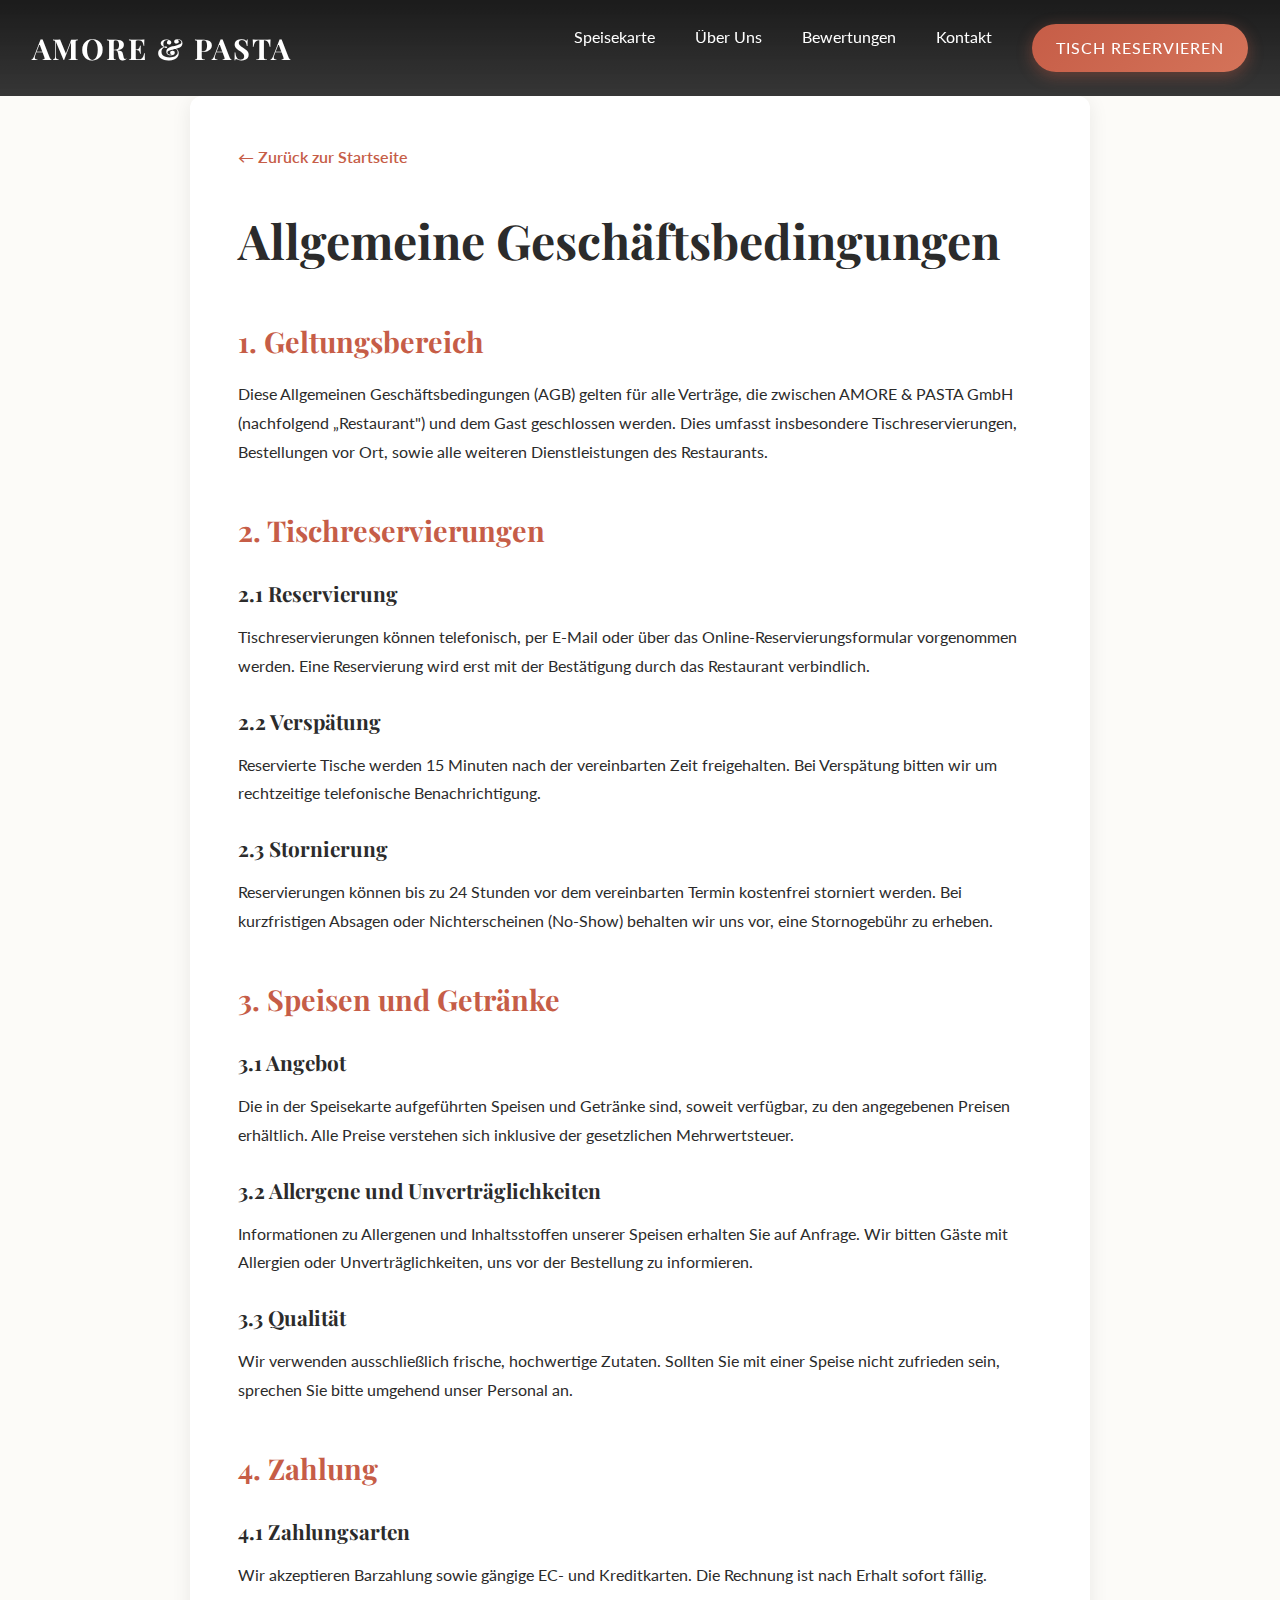
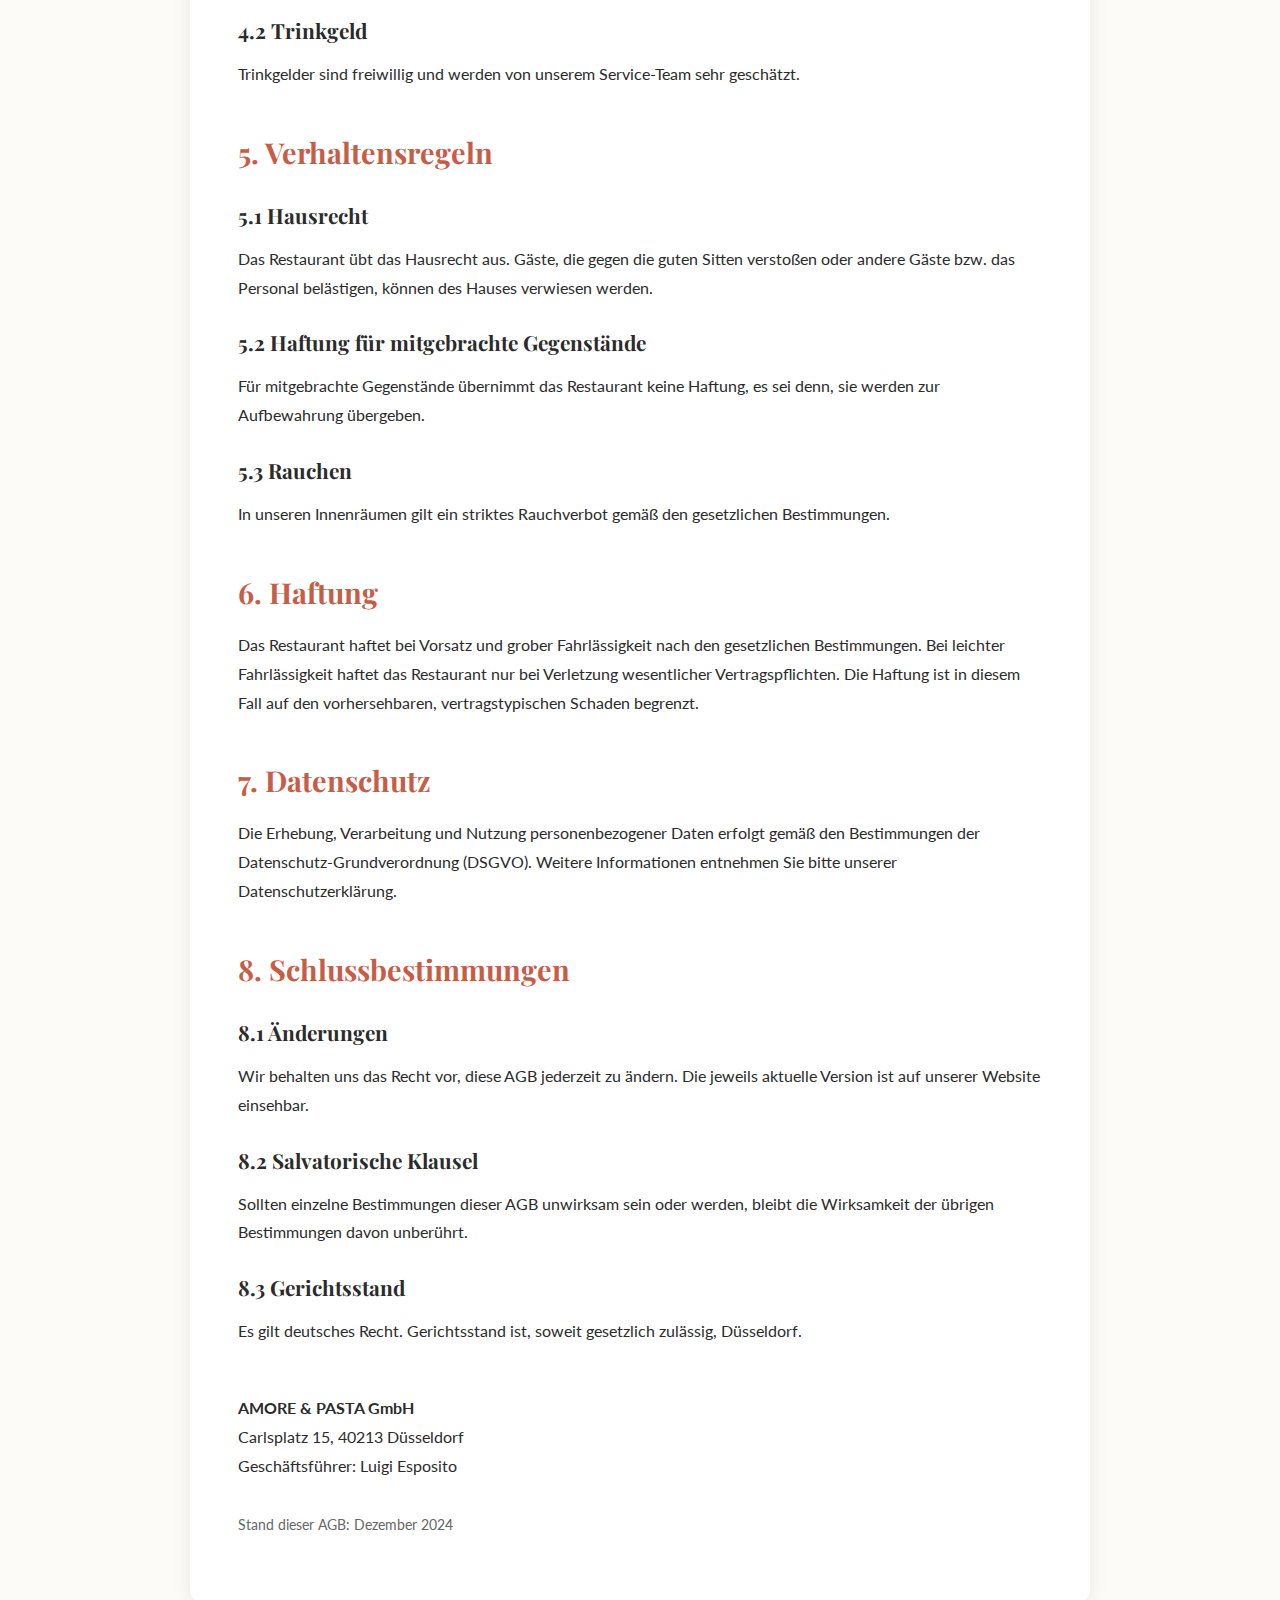
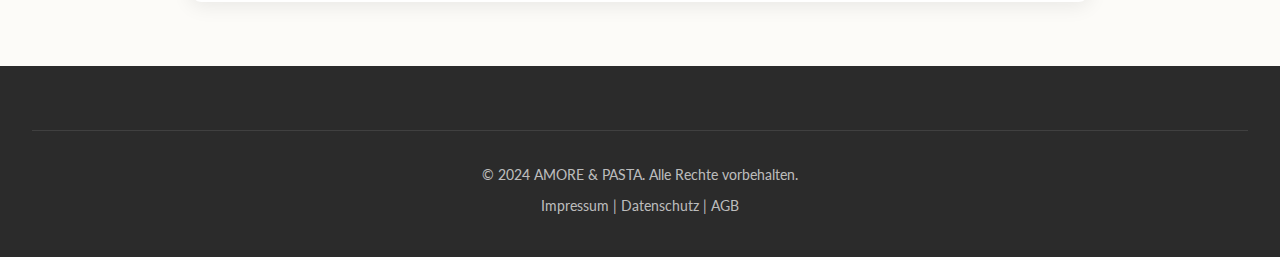
<file: agb.html>
<!DOCTYPE html>
<html lang="de">

<head>
    <meta charset="UTF-8">
    <meta name="viewport" content="width=device-width, initial-scale=1.0">
    <title>AGB - AMORE & PASTA</title>
    <meta name="description"
        content="Allgemeine Geschäftsbedingungen von AMORE & PASTA, Italienische Trattoria in Düsseldorf.">

    <!-- Favicon -->
    <link rel="icon" href="favicon.png">

    <!-- Google Fonts -->
    <link rel="preconnect" href="https://fonts.googleapis.com">
    <link rel="preconnect" href="https://fonts.gstatic.com" crossorigin>
    <link
        href="https://fonts.googleapis.com/css2?family=Playfair+Display:wght@600;700;800&family=Lato:wght@300;400;700&display=swap"
        rel="stylesheet">

    <link rel="stylesheet" href="styles.css">
    <style>
        .legal-page {
            padding: 6rem 0 4rem;
            min-height: 100vh;
        }

        .legal-content {
            max-width: 900px;
            margin: 0 auto;
            background: var(--color-white);
            padding: 3rem;
            border-radius: 12px;
            box-shadow: 0 4px 20px rgba(0, 0, 0, 0.08);
        }

        .legal-content h1 {
            font-family: var(--font-heading);
            font-size: 3rem;
            color: var(--color-text);
            margin-bottom: 2rem;
        }

        .legal-content h2 {
            font-family: var(--font-heading);
            font-size: 1.8rem;
            color: var(--color-accent-terra);
            margin-top: 2.5rem;
            margin-bottom: 1rem;
        }

        .legal-content h3 {
            font-family: var(--font-heading);
            font-size: 1.3rem;
            color: var(--color-text);
            margin-top: 1.5rem;
            margin-bottom: 0.8rem;
        }

        .legal-content p,
        .legal-content ul {
            margin-bottom: 1rem;
            line-height: 1.8;
        }

        .legal-content ul {
            margin-left: 2rem;
        }

        .legal-content li {
            margin-bottom: 0.5rem;
        }

        .back-link {
            display: inline-block;
            margin-bottom: 2rem;
            color: var(--color-accent-terra);
            font-weight: 600;
            transition: var(--transition);
        }

        .back-link:hover {
            color: var(--color-accent-olive);
            transform: translateX(-5px);
        }
    </style>
</head>

<body>
    <!-- Header -->
    <header class="main-header" style="background-color: rgba(43, 43, 43, 0.95);">
        <div class="container">
            <a href="index.html" class="logo">
                <h2>AMORE & PASTA</h2>
            </a>
            <nav class="main-nav">
                <a href="index.html#menu">Speisekarte</a>
                <a href="index.html#chef">Über Uns</a>
                <a href="index.html#reviews">Bewertungen</a>
                <a href="index.html#kontakt">Kontakt</a>
                <a href="index.html#booking" class="booking-cta">Tisch reservieren</a>
            </nav>
        </div>
    </header>

    <section class="legal-page">
        <div class="container">
            <div class="legal-content">
                <a href="index.html" class="back-link">← Zurück zur Startseite</a>

                <h1>Allgemeine Geschäftsbedingungen</h1>

                <h2>1. Geltungsbereich</h2>
                <p>
                    Diese Allgemeinen Geschäftsbedingungen (AGB) gelten für alle Verträge, die zwischen AMORE & PASTA
                    GmbH
                    (nachfolgend „Restaurant") und dem Gast geschlossen werden. Dies umfasst insbesondere
                    Tischreservierungen,
                    Bestellungen vor Ort, sowie alle weiteren Dienstleistungen des Restaurants.
                </p>

                <h2>2. Tischreservierungen</h2>

                <h3>2.1 Reservierung</h3>
                <p>
                    Tischreservierungen können telefonisch, per E-Mail oder über das Online-Reservierungsformular
                    vorgenommen werden.
                    Eine Reservierung wird erst mit der Bestätigung durch das Restaurant verbindlich.
                </p>

                <h3>2.2 Verspätung</h3>
                <p>
                    Reservierte Tische werden 15 Minuten nach der vereinbarten Zeit freigehalten. Bei Verspätung bitten
                    wir um
                    rechtzeitige telefonische Benachrichtigung.
                </p>

                <h3>2.3 Stornierung</h3>
                <p>
                    Reservierungen können bis zu 24 Stunden vor dem vereinbarten Termin kostenfrei storniert werden.
                    Bei kurzfristigen Absagen oder Nichterscheinen (No-Show) behalten wir uns vor, eine Stornogebühr zu
                    erheben.
                </p>

                <h2>3. Speisen und Getränke</h2>

                <h3>3.1 Angebot</h3>
                <p>
                    Die in der Speisekarte aufgeführten Speisen und Getränke sind, soweit verfügbar, zu den angegebenen
                    Preisen erhältlich.
                    Alle Preise verstehen sich inklusive der gesetzlichen Mehrwertsteuer.
                </p>

                <h3>3.2 Allergene und Unverträglichkeiten</h3>
                <p>
                    Informationen zu Allergenen und Inhaltsstoffen unserer Speisen erhalten Sie auf Anfrage. Wir bitten
                    Gäste mit
                    Allergien oder Unverträglichkeiten, uns vor der Bestellung zu informieren.
                </p>

                <h3>3.3 Qualität</h3>
                <p>
                    Wir verwenden ausschließlich frische, hochwertige Zutaten. Sollten Sie mit einer Speise nicht
                    zufrieden sein,
                    sprechen Sie bitte umgehend unser Personal an.
                </p>

                <h2>4. Zahlung</h2>

                <h3>4.1 Zahlungsarten</h3>
                <p>
                    Wir akzeptieren Barzahlung sowie gängige EC- und Kreditkarten. Die Rechnung ist nach Erhalt sofort
                    fällig.
                </p>

                <h3>4.2 Trinkgeld</h3>
                <p>
                    Trinkgelder sind freiwillig und werden von unserem Service-Team sehr geschätzt.
                </p>

                <h2>5. Verhaltensregeln</h2>

                <h3>5.1 Hausrecht</h3>
                <p>
                    Das Restaurant übt das Hausrecht aus. Gäste, die gegen die guten Sitten verstoßen oder andere Gäste
                    bzw.
                    das Personal belästigen, können des Hauses verwiesen werden.
                </p>

                <h3>5.2 Haftung für mitgebrachte Gegenstände</h3>
                <p>
                    Für mitgebrachte Gegenstände übernimmt das Restaurant keine Haftung, es sei denn, sie werden zur
                    Aufbewahrung
                    übergeben.
                </p>

                <h3>5.3 Rauchen</h3>
                <p>
                    In unseren Innenräumen gilt ein striktes Rauchverbot gemäß den gesetzlichen Bestimmungen.
                </p>

                <h2>6. Haftung</h2>
                <p>
                    Das Restaurant haftet bei Vorsatz und grober Fahrlässigkeit nach den gesetzlichen Bestimmungen.
                    Bei leichter Fahrlässigkeit haftet das Restaurant nur bei Verletzung wesentlicher Vertragspflichten.
                    Die Haftung ist in diesem Fall auf den vorhersehbaren, vertragstypischen Schaden begrenzt.
                </p>

                <h2>7. Datenschutz</h2>
                <p>
                    Die Erhebung, Verarbeitung und Nutzung personenbezogener Daten erfolgt gemäß den Bestimmungen der
                    Datenschutz-Grundverordnung (DSGVO). Weitere Informationen entnehmen Sie bitte unserer
                    <a href="datenschutz.html">Datenschutzerklärung</a>.
                </p>

                <h2>8. Schlussbestimmungen</h2>

                <h3>8.1 Änderungen</h3>
                <p>
                    Wir behalten uns das Recht vor, diese AGB jederzeit zu ändern. Die jeweils aktuelle Version ist auf
                    unserer
                    Website einsehbar.
                </p>

                <h3>8.2 Salvatorische Klausel</h3>
                <p>
                    Sollten einzelne Bestimmungen dieser AGB unwirksam sein oder werden, bleibt die Wirksamkeit der
                    übrigen
                    Bestimmungen davon unberührt.
                </p>

                <h3>8.3 Gerichtsstand</h3>
                <p>
                    Es gilt deutsches Recht. Gerichtsstand ist, soweit gesetzlich zulässig, Düsseldorf.
                </p>

                <p style="margin-top: 3rem;">
                    <strong>AMORE & PASTA GmbH</strong><br>
                    Carlsplatz 15, 40213 Düsseldorf<br>
                    Geschäftsführer: Luigi Esposito
                </p>

                <p style="margin-top: 2rem; font-size: 0.9rem; color: #666;">
                    Stand dieser AGB: Dezember 2024
                </p>
            </div>
        </div>
    </section>

    <!-- Footer -->
    <footer id="kontakt" class="main-footer">
        <div class="container">
            <div class="footer-bottom">
                <p>&copy; 2024 AMORE & PASTA. Alle Rechte vorbehalten.</p>
                <p class="legal-links">
                    <a href="impressum.html">Impressum</a> |
                    <a href="datenschutz.html">Datenschutz</a> |
                    <a href="agb.html">AGB</a>
                </p>
            </div>
        </div>
    </footer>

    <script src="script.js"></script>
</body>

</html>
</file>
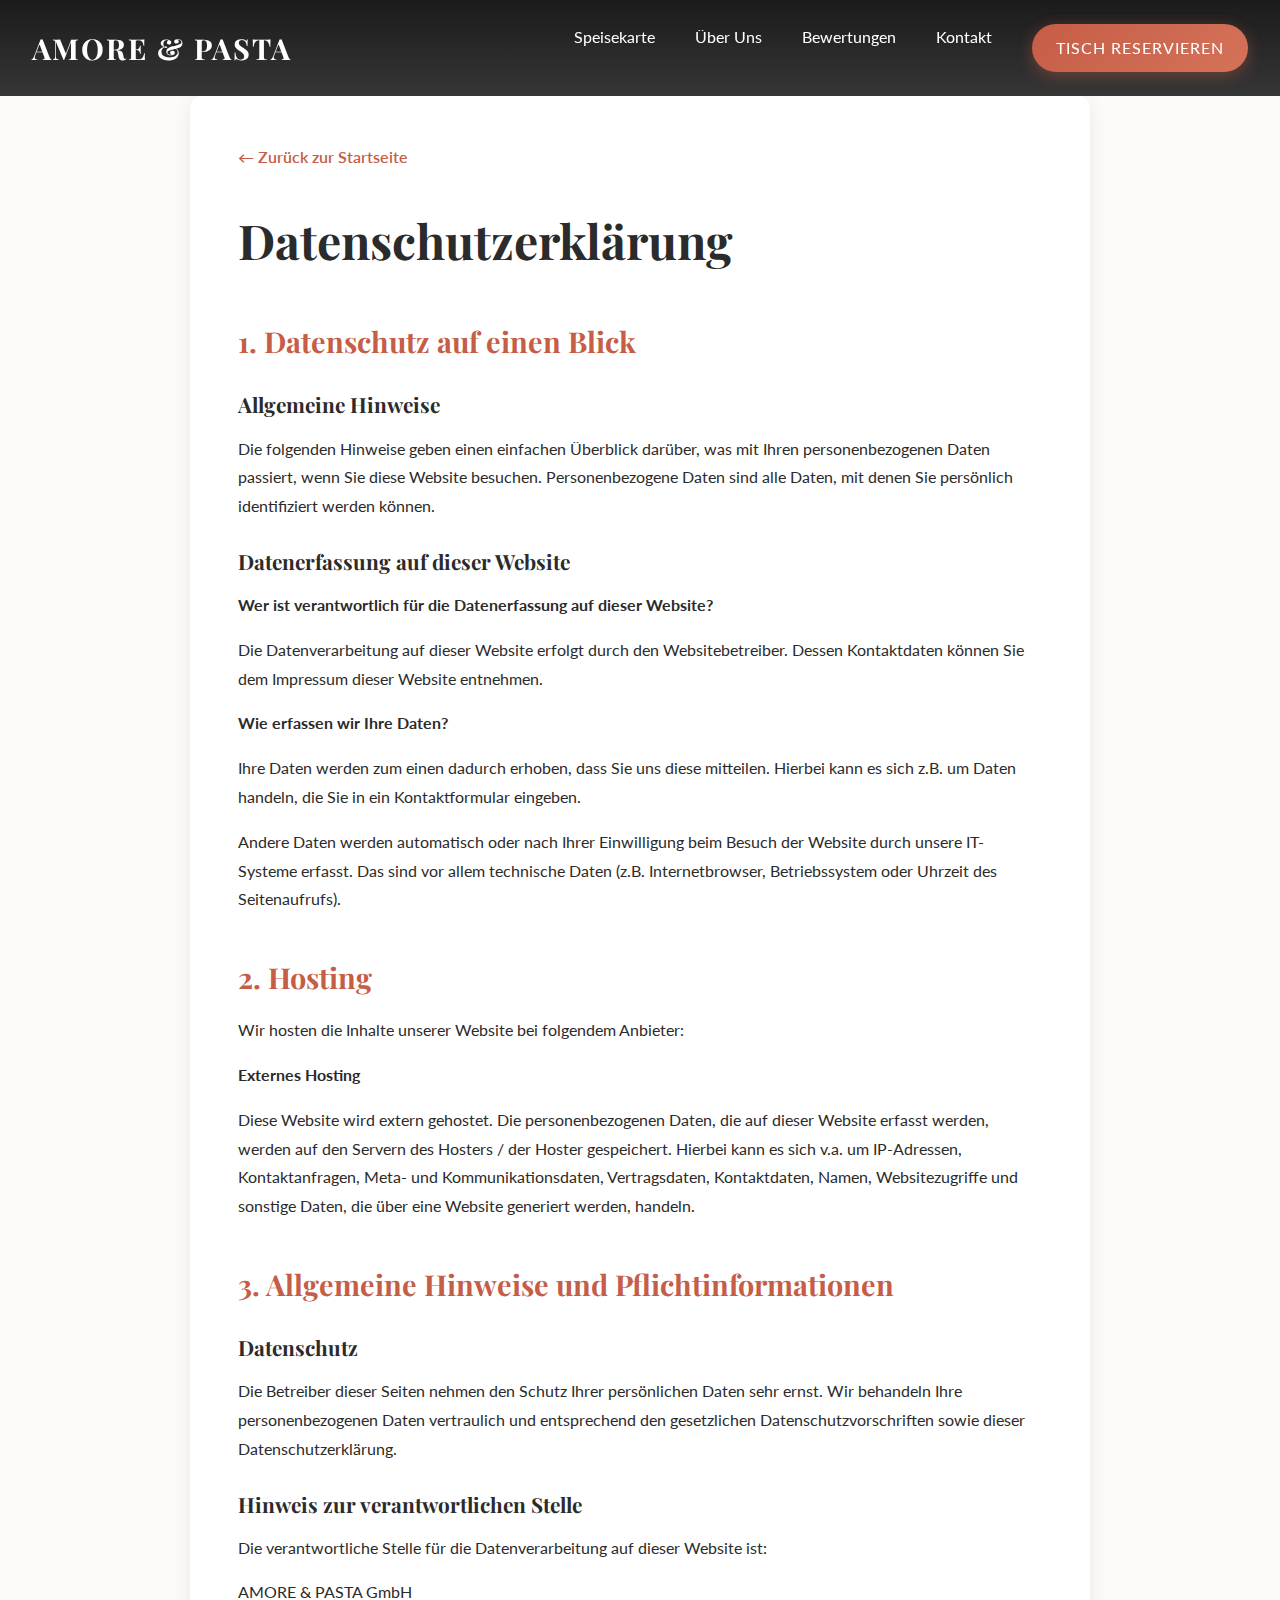
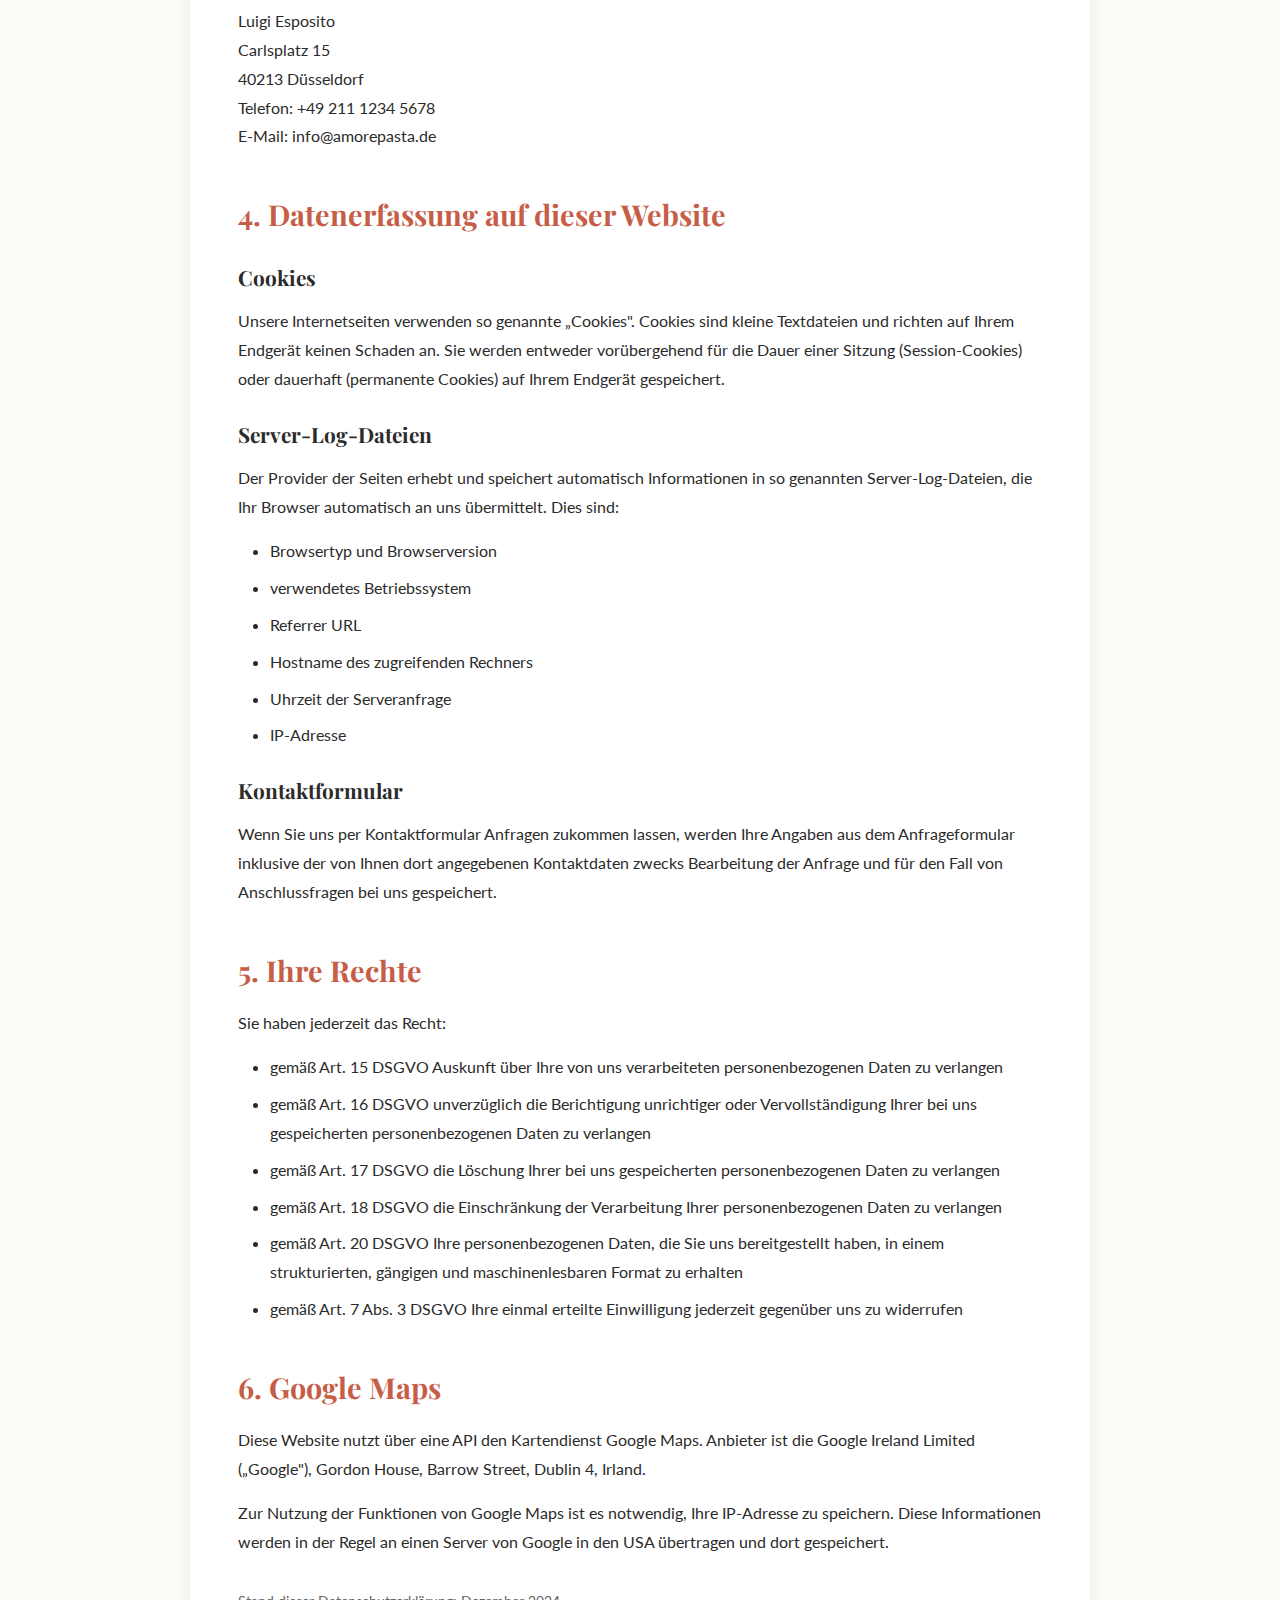
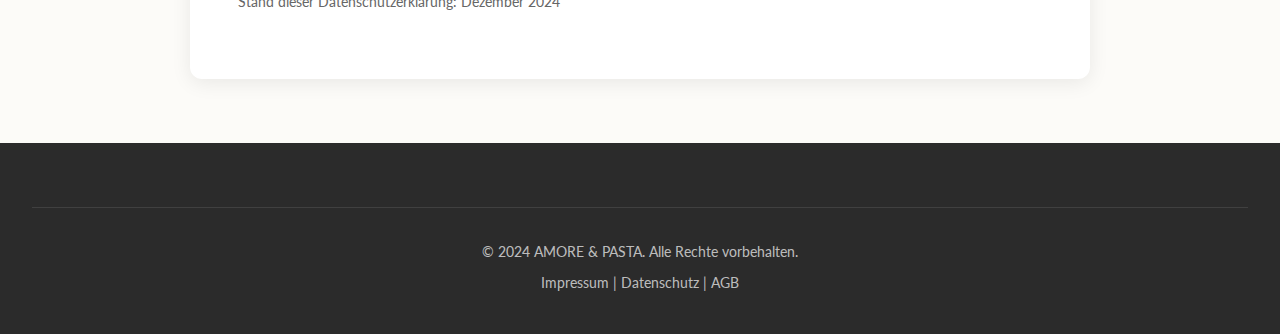
<file: datenschutz.html>
<!DOCTYPE html>
<html lang="de">

<head>
    <meta charset="UTF-8">
    <meta name="viewport" content="width=device-width, initial-scale=1.0">
    <title>Datenschutzerklärung - AMORE & PASTA</title>
    <meta name="description" content="Datenschutzerklärung für AMORE & PASTA, Italienische Trattoria in Düsseldorf.">

    <!-- Favicon -->
    <link rel="icon" href="favicon.png">

    <!-- Google Fonts -->
    <link rel="preconnect" href="https://fonts.googleapis.com">
    <link rel="preconnect" href="https://fonts.gstatic.com" crossorigin>
    <link
        href="https://fonts.googleapis.com/css2?family=Playfair+Display:wght@600;700;800&family=Lato:wght@300;400;700&display=swap"
        rel="stylesheet">

    <link rel="stylesheet" href="styles.css">
    <style>
        .legal-page {
            padding: 6rem 0 4rem;
            min-height: 100vh;
        }

        .legal-content {
            max-width: 900px;
            margin: 0 auto;
            background: var(--color-white);
            padding: 3rem;
            border-radius: 12px;
            box-shadow: 0 4px 20px rgba(0, 0, 0, 0.08);
        }

        .legal-content h1 {
            font-family: var(--font-heading);
            font-size: 3rem;
            color: var(--color-text);
            margin-bottom: 2rem;
        }

        .legal-content h2 {
            font-family: var(--font-heading);
            font-size: 1.8rem;
            color: var(--color-accent-terra);
            margin-top: 2.5rem;
            margin-bottom: 1rem;
        }

        .legal-content h3 {
            font-family: var(--font-heading);
            font-size: 1.3rem;
            color: var(--color-text);
            margin-top: 1.5rem;
            margin-bottom: 0.8rem;
        }

        .legal-content p,
        .legal-content ul {
            margin-bottom: 1rem;
            line-height: 1.8;
        }

        .legal-content ul {
            margin-left: 2rem;
        }

        .legal-content li {
            margin-bottom: 0.5rem;
        }

        .back-link {
            display: inline-block;
            margin-bottom: 2rem;
            color: var(--color-accent-terra);
            font-weight: 600;
            transition: var(--transition);
        }

        .back-link:hover {
            color: var(--color-accent-olive);
            transform: translateX(-5px);
        }
    </style>
</head>

<body>
    <!-- Header -->
    <header class="main-header" style="background-color: rgba(43, 43, 43, 0.95);">
        <div class="container">
            <a href="index.html" class="logo">
                <h2>AMORE & PASTA</h2>
            </a>
            <nav class="main-nav">
                <a href="index.html#menu">Speisekarte</a>
                <a href="index.html#chef">Über Uns</a>
                <a href="index.html#reviews">Bewertungen</a>
                <a href="index.html#kontakt">Kontakt</a>
                <a href="index.html#booking" class="booking-cta">Tisch reservieren</a>
            </nav>
        </div>
    </header>

    <section class="legal-page">
        <div class="container">
            <div class="legal-content">
                <a href="index.html" class="back-link">← Zurück zur Startseite</a>

                <h1>Datenschutzerklärung</h1>

                <h2>1. Datenschutz auf einen Blick</h2>

                <h3>Allgemeine Hinweise</h3>
                <p>
                    Die folgenden Hinweise geben einen einfachen Überblick darüber, was mit Ihren personenbezogenen
                    Daten
                    passiert, wenn Sie diese Website besuchen. Personenbezogene Daten sind alle Daten, mit denen Sie
                    persönlich identifiziert werden können.
                </p>

                <h3>Datenerfassung auf dieser Website</h3>
                <p><strong>Wer ist verantwortlich für die Datenerfassung auf dieser Website?</strong></p>
                <p>
                    Die Datenverarbeitung auf dieser Website erfolgt durch den Websitebetreiber. Dessen Kontaktdaten
                    können Sie dem Impressum dieser Website entnehmen.
                </p>

                <p><strong>Wie erfassen wir Ihre Daten?</strong></p>
                <p>
                    Ihre Daten werden zum einen dadurch erhoben, dass Sie uns diese mitteilen. Hierbei kann es sich z.B.
                    um Daten handeln, die Sie in ein Kontaktformular eingeben.
                </p>
                <p>
                    Andere Daten werden automatisch oder nach Ihrer Einwilligung beim Besuch der Website durch unsere
                    IT-Systeme erfasst. Das sind vor allem technische Daten (z.B. Internetbrowser, Betriebssystem oder
                    Uhrzeit des Seitenaufrufs).
                </p>

                <h2>2. Hosting</h2>
                <p>
                    Wir hosten die Inhalte unserer Website bei folgendem Anbieter:
                </p>
                <p><strong>Externes Hosting</strong></p>
                <p>
                    Diese Website wird extern gehostet. Die personenbezogenen Daten, die auf dieser Website erfasst
                    werden,
                    werden auf den Servern des Hosters / der Hoster gespeichert. Hierbei kann es sich v.a. um
                    IP-Adressen,
                    Kontaktanfragen, Meta- und Kommunikationsdaten, Vertragsdaten, Kontaktdaten, Namen, Websitezugriffe
                    und sonstige Daten, die über eine Website generiert werden, handeln.
                </p>

                <h2>3. Allgemeine Hinweise und Pflichtinformationen</h2>

                <h3>Datenschutz</h3>
                <p>
                    Die Betreiber dieser Seiten nehmen den Schutz Ihrer persönlichen Daten sehr ernst. Wir behandeln
                    Ihre
                    personenbezogenen Daten vertraulich und entsprechend den gesetzlichen Datenschutzvorschriften sowie
                    dieser Datenschutzerklärung.
                </p>

                <h3>Hinweis zur verantwortlichen Stelle</h3>
                <p>
                    Die verantwortliche Stelle für die Datenverarbeitung auf dieser Website ist:
                </p>
                <p>
                    AMORE & PASTA GmbH<br>
                    Luigi Esposito<br>
                    Carlsplatz 15<br>
                    40213 Düsseldorf<br>
                    Telefon: +49 211 1234 5678<br>
                    E-Mail: info@amorepasta.de
                </p>

                <h2>4. Datenerfassung auf dieser Website</h2>

                <h3>Cookies</h3>
                <p>
                    Unsere Internetseiten verwenden so genannte „Cookies". Cookies sind kleine Textdateien und richten
                    auf
                    Ihrem Endgerät keinen Schaden an. Sie werden entweder vorübergehend für die Dauer einer Sitzung
                    (Session-Cookies) oder dauerhaft (permanente Cookies) auf Ihrem Endgerät gespeichert.
                </p>

                <h3>Server-Log-Dateien</h3>
                <p>
                    Der Provider der Seiten erhebt und speichert automatisch Informationen in so genannten
                    Server-Log-Dateien,
                    die Ihr Browser automatisch an uns übermittelt. Dies sind:
                </p>
                <ul>
                    <li>Browsertyp und Browserversion</li>
                    <li>verwendetes Betriebssystem</li>
                    <li>Referrer URL</li>
                    <li>Hostname des zugreifenden Rechners</li>
                    <li>Uhrzeit der Serveranfrage</li>
                    <li>IP-Adresse</li>
                </ul>

                <h3>Kontaktformular</h3>
                <p>
                    Wenn Sie uns per Kontaktformular Anfragen zukommen lassen, werden Ihre Angaben aus dem
                    Anfrageformular
                    inklusive der von Ihnen dort angegebenen Kontaktdaten zwecks Bearbeitung der Anfrage und für den
                    Fall
                    von Anschlussfragen bei uns gespeichert.
                </p>

                <h2>5. Ihre Rechte</h2>
                <p>
                    Sie haben jederzeit das Recht:
                </p>
                <ul>
                    <li>gemäß Art. 15 DSGVO Auskunft über Ihre von uns verarbeiteten personenbezogenen Daten zu
                        verlangen</li>
                    <li>gemäß Art. 16 DSGVO unverzüglich die Berichtigung unrichtiger oder Vervollständigung Ihrer bei
                        uns gespeicherten personenbezogenen Daten zu verlangen</li>
                    <li>gemäß Art. 17 DSGVO die Löschung Ihrer bei uns gespeicherten personenbezogenen Daten zu
                        verlangen</li>
                    <li>gemäß Art. 18 DSGVO die Einschränkung der Verarbeitung Ihrer personenbezogenen Daten zu
                        verlangen</li>
                    <li>gemäß Art. 20 DSGVO Ihre personenbezogenen Daten, die Sie uns bereitgestellt haben, in einem
                        strukturierten, gängigen und maschinenlesbaren Format zu erhalten</li>
                    <li>gemäß Art. 7 Abs. 3 DSGVO Ihre einmal erteilte Einwilligung jederzeit gegenüber uns zu
                        widerrufen</li>
                </ul>

                <h2>6. Google Maps</h2>
                <p>
                    Diese Website nutzt über eine API den Kartendienst Google Maps. Anbieter ist die Google Ireland
                    Limited
                    („Google"), Gordon House, Barrow Street, Dublin 4, Irland.
                </p>
                <p>
                    Zur Nutzung der Funktionen von Google Maps ist es notwendig, Ihre IP-Adresse zu speichern.
                    Diese Informationen werden in der Regel an einen Server von Google in den USA übertragen und dort
                    gespeichert.
                </p>

                <p style="margin-top: 2rem; font-size: 0.9rem; color: #666;">
                    Stand dieser Datenschutzerklärung: Dezember 2024
                </p>
            </div>
        </div>
    </section>

    <!-- Footer -->
    <footer id="kontakt" class="main-footer">
        <div class="container">
            <div class="footer-bottom">
                <p>&copy; 2024 AMORE & PASTA. Alle Rechte vorbehalten.</p>
                <p class="legal-links">
                    <a href="impressum.html">Impressum</a> |
                    <a href="datenschutz.html">Datenschutz</a> |
                    <a href="agb.html">AGB</a>
                </p>
            </div>
        </div>
    </footer>

    <script src="script.js"></script>
</body>

</html>
</file>
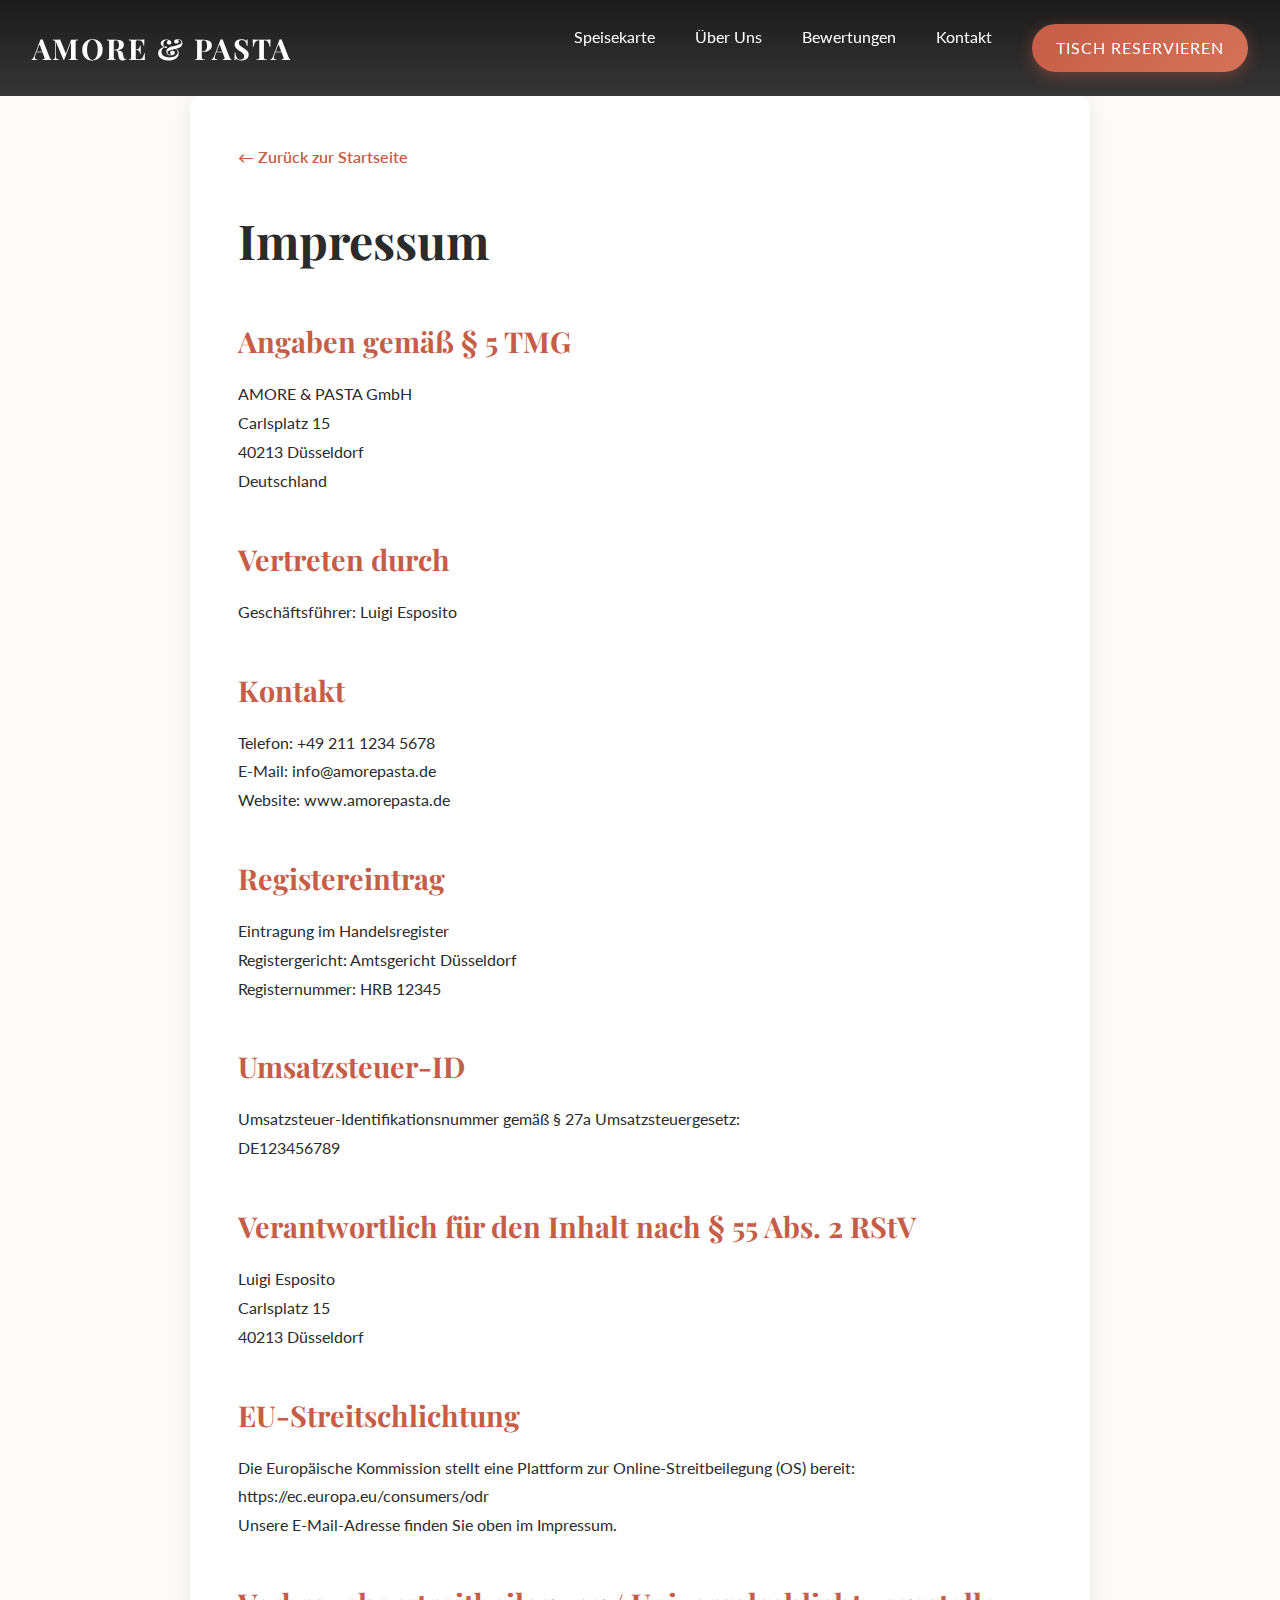
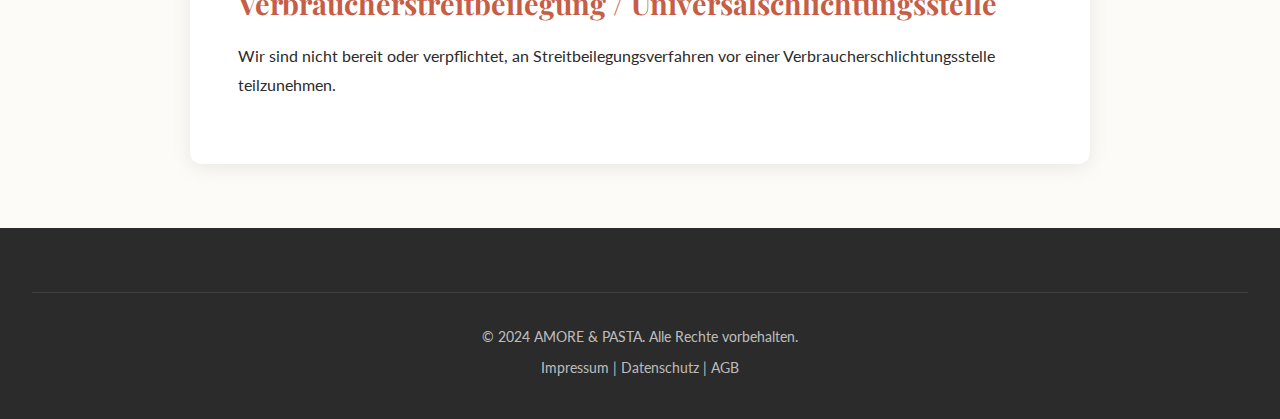
<file: impressum.html>
<!DOCTYPE html>
<html lang="de">

<head>
    <meta charset="UTF-8">
    <meta name="viewport" content="width=device-width, initial-scale=1.0">
    <title>Impressum - AMORE & PASTA</title>
    <meta name="description"
        content="Impressum und rechtliche Angaben zu AMORE & PASTA, Italienische Trattoria in Düsseldorf.">

    <!-- Favicon -->
    <link rel="icon" href="favicon.png">

    <!-- Google Fonts -->
    <link rel="preconnect" href="https://fonts.googleapis.com">
    <link rel="preconnect" href="https://fonts.gstatic.com" crossorigin>
    <link
        href="https://fonts.googleapis.com/css2?family=Playfair+Display:wght@600;700;800&family=Lato:wght@300;400;700&display=swap"
        rel="stylesheet">

    <link rel="stylesheet" href="styles.css">
    <style>
        .legal-page {
            padding: 6rem 0 4rem;
            min-height: 100vh;
        }

        .legal-content {
            max-width: 900px;
            margin: 0 auto;
            background: var(--color-white);
            padding: 3rem;
            border-radius: 12px;
            box-shadow: 0 4px 20px rgba(0, 0, 0, 0.08);
        }

        .legal-content h1 {
            font-family: var(--font-heading);
            font-size: 3rem;
            color: var(--color-text);
            margin-bottom: 2rem;
        }

        .legal-content h2 {
            font-family: var(--font-heading);
            font-size: 1.8rem;
            color: var(--color-accent-terra);
            margin-top: 2.5rem;
            margin-bottom: 1rem;
        }

        .legal-content p {
            margin-bottom: 1rem;
            line-height: 1.8;
        }

        .back-link {
            display: inline-block;
            margin-bottom: 2rem;
            color: var(--color-accent-terra);
            font-weight: 600;
            transition: var(--transition);
        }

        .back-link:hover {
            color: var(--color-accent-olive);
            transform: translateX(-5px);
        }
    </style>
</head>

<body>
    <!-- Header -->
    <header class="main-header" style="background-color: rgba(43, 43, 43, 0.95);">
        <div class="container">
            <a href="index.html" class="logo">
                <h2>AMORE & PASTA</h2>
            </a>
            <nav class="main-nav">
                <a href="index.html#menu">Speisekarte</a>
                <a href="index.html#chef">Über Uns</a>
                <a href="index.html#reviews">Bewertungen</a>
                <a href="index.html#kontakt">Kontakt</a>
                <a href="index.html#booking" class="booking-cta">Tisch reservieren</a>
            </nav>
        </div>
    </header>

    <section class="legal-page">
        <div class="container">
            <div class="legal-content">
                <a href="index.html" class="back-link">← Zurück zur Startseite</a>

                <h1>Impressum</h1>

                <h2>Angaben gemäß § 5 TMG</h2>
                <p>
                    AMORE & PASTA GmbH<br>
                    Carlsplatz 15<br>
                    40213 Düsseldorf<br>
                    Deutschland
                </p>

                <h2>Vertreten durch</h2>
                <p>
                    Geschäftsführer: Luigi Esposito
                </p>

                <h2>Kontakt</h2>
                <p>
                    Telefon: +49 211 1234 5678<br>
                    E-Mail: info@amorepasta.de<br>
                    Website: www.amorepasta.de
                </p>

                <h2>Registereintrag</h2>
                <p>
                    Eintragung im Handelsregister<br>
                    Registergericht: Amtsgericht Düsseldorf<br>
                    Registernummer: HRB 12345
                </p>

                <h2>Umsatzsteuer-ID</h2>
                <p>
                    Umsatzsteuer-Identifikationsnummer gemäß § 27a Umsatzsteuergesetz:<br>
                    DE123456789
                </p>

                <h2>Verantwortlich für den Inhalt nach § 55 Abs. 2 RStV</h2>
                <p>
                    Luigi Esposito<br>
                    Carlsplatz 15<br>
                    40213 Düsseldorf
                </p>

                <h2>EU-Streitschlichtung</h2>
                <p>
                    Die Europäische Kommission stellt eine Plattform zur Online-Streitbeilegung (OS) bereit:
                    <a href="https://ec.europa.eu/consumers/odr" target="_blank"
                        rel="noopener">https://ec.europa.eu/consumers/odr</a><br>
                    Unsere E-Mail-Adresse finden Sie oben im Impressum.
                </p>

                <h2>Verbraucherstreitbeilegung / Universalschlichtungsstelle</h2>
                <p>
                    Wir sind nicht bereit oder verpflichtet, an Streitbeilegungsverfahren vor einer
                    Verbraucherschlichtungsstelle teilzunehmen.
                </p>
            </div>
        </div>
    </section>

    <!-- Footer -->
    <footer id="kontakt" class="main-footer">
        <div class="container">
            <div class="footer-bottom">
                <p>&copy; 2024 AMORE & PASTA. Alle Rechte vorbehalten.</p>
                <p class="legal-links">
                    <a href="impressum.html">Impressum</a> |
                    <a href="datenschutz.html">Datenschutz</a> |
                    <a href="agb.html">AGB</a>
                </p>
            </div>
        </div>
    </footer>

    <script src="script.js"></script>
</body>

</html>
</file>
<file: styles.css>
/* ============================================
   CSS Variables & Reset
   ============================================ */
:root {
    /* Colors */
    --color-bg: #fcfbf8;
    --color-text: #2b2b2b;
    --color-accent-terra: #c65d47;
    --color-accent-olive: #5f6f52;
    --color-white: #ffffff;
    --color-light-gray: #f5f4f1;

    /* Typography */
    --font-heading: 'Playfair Display', serif;
    --font-body: 'Lato', sans-serif;

    /* Spacing */
    --spacing-xs: 0.5rem;
    --spacing-sm: 1rem;
    --spacing-md: 2rem;
    --spacing-lg: 4rem;
    --spacing-xl: 6rem;

    /* Transitions */
    --transition: all 0.3s ease;
}

* {
    margin: 0;
    padding: 0;
    box-sizing: border-box;
}

html {
    scroll-behavior: smooth;
}

body {
    font-family: var(--font-body);
    color: var(--color-text);
    background-color: var(--color-bg);
    line-height: 1.6;
    overflow-x: hidden;
}

img {
    max-width: 100%;
    height: auto;
    display: block;
}

a {
    text-decoration: none;
    color: inherit;
}



/* ============================================
   Header
   ============================================ */
.main-header {
    position: fixed;
    /* Makes it stick */
    top: 0;
    left: 0;
    width: 100%;
    z-index: 1000;
    /* Ensures it stays above other content */
    padding: 1.5rem 0;
    transition: all 0.3s ease;
    /* Smooth transition for background changes */
    background: linear-gradient(to bottom, rgba(0, 0, 0, 0.5), transparent);
}

.main-header .container {
    display: flex;
    justify-content: space-between;
    align-items: center;
    max-width: 1400px;
    margin: 0 auto;
    padding: 0 2rem;
}

.logo h2 {
    font-family: var(--font-heading);
    font-size: 1.8rem;
    color: var(--color-white);
    letter-spacing: 2px;
}

.main-nav {
    display: flex;
    gap: 2.5rem;
}

.main-nav a {
    color: var(--color-white);
    font-weight: 400;
    font-size: 1rem;
    transition: var(--transition);
    position: relative;
}

.main-nav a::after {
    content: '';
    position: absolute;
    bottom: -5px;
    left: 0;
    width: 0;
    height: 2px;
    background-color: var(--color-accent-terra);
    transition: var(--transition);
}

.main-nav a:hover::after {
    width: 100%;
}

/* Booking CTA within Navigation */
.booking-cta {
    background: linear-gradient(135deg, var(--color-accent-terra) 0%, #d47359 100%);
    color: var(--color-white) !important;
    padding: 0.7rem 1.5rem;
    border-radius: 50px;
    font-weight: 700;
    font-size: 0.9rem;
    letter-spacing: 1px;
    text-transform: uppercase;
    box-shadow: 0 4px 15px rgba(198, 93, 71, 0.4);
    transition: var(--transition);
}

.booking-cta:hover {
    transform: translateY(-2px);
    box-shadow: 0 6px 20px rgba(198, 93, 71, 0.5);
}

.booking-cta::after {
    display: none;
}

/* Mobile Sticky Booking CTA */
.mobile-booking-cta {
    display: none;
    position: fixed;
    bottom: 1.5rem;
    left: 50%;
    transform: translateX(-50%);
    z-index: 1000;
    background: linear-gradient(135deg, var(--color-accent-terra) 0%, #d47359 100%);
    color: var(--color-white);
    padding: 1rem 2.5rem;
    border-radius: 50px;
    font-weight: 700;
    font-size: 1rem;
    letter-spacing: 1px;
    text-transform: uppercase;
    box-shadow: 0 6px 25px rgba(198, 93, 71, 0.5);
    transition: var(--transition);
}

.mobile-booking-cta:hover {
    transform: translateX(-50%) translateY(-3px);
    box-shadow: 0 8px 30px rgba(198, 93, 71, 0.6);
}

@media (max-width: 768px) {
    .main-nav {
        display: none;
    }

    .mobile-booking-cta {
        display: block;
    }
}

/* ============================================
   Hero Section
   ============================================ */
.hero {
    position: relative;
    height: 100vh;
    display: flex;
    align-items: center;
    justify-content: center;
    overflow: hidden;
}

.hero-image {
    position: absolute;
    top: 0;
    left: 0;
    width: 100%;
    height: 100%;
}

.hero-image img {
    width: 100%;
    height: 100%;
    object-fit: cover;
}

.hero-overlay {
    position: absolute;
    top: 0;
    left: 0;
    width: 100%;
    height: 100%;
    background: linear-gradient(to bottom, rgba(0, 0, 0, 0.3), rgba(0, 0, 0, 0.5));
}

.hero-content {
    position: relative;
    z-index: 10;
    text-align: center;
    color: var(--color-white);
    padding: 0 2rem;
}

.hero-content h1 {
    font-family: var(--font-heading);
    font-size: clamp(2.5rem, 8vw, 5rem);
    font-weight: 800;
    margin-bottom: 1rem;
    text-shadow: 0 4px 20px rgba(0, 0, 0, 0.5);
}

.hero-subtitle {
    font-size: clamp(1.2rem, 3vw, 2rem);
    font-weight: 300;
    margin-bottom: 2.5rem;
    text-shadow: 0 2px 10px rgba(0, 0, 0, 0.5);
}

.cta-button {
    display: inline-block;
    background: linear-gradient(135deg, var(--color-accent-terra) 0%, #d47359 100%);
    color: var(--color-white);
    padding: 1.2rem 3rem;
    border-radius: 50px;
    font-weight: 700;
    font-size: 1.1rem;
    letter-spacing: 1px;
    text-transform: uppercase;
    box-shadow: 0 6px 25px rgba(198, 93, 71, 0.4);
    transition: var(--transition);
}

.cta-button:hover {
    transform: translateY(-5px);
    box-shadow: 0 10px 35px rgba(198, 93, 71, 0.5);
}

/* ============================================
   Container & Sections
   ============================================ */
.container {
    max-width: 1400px;
    margin: 0 auto;
    padding: 0 2rem;
}

section {
    padding: var(--spacing-xl) 0;
}

.section-title {
    font-family: var(--font-heading);
    font-size: clamp(2rem, 5vw, 3.5rem);
    text-align: center;
    margin-bottom: 1rem;
    color: var(--color-text);
}

.section-subtitle {
    text-align: center;
    font-size: 1.2rem;
    color: var(--color-accent-olive);
    margin-bottom: var(--spacing-lg);
    font-weight: 300;
}

/* ============================================
   Menu Section
   ============================================ */
.menu-section {
    background-color: var(--color-bg);
}

.menu-filters {
    display: flex;
    justify-content: center;
    gap: 1rem;
    margin-bottom: var(--spacing-lg);
    flex-wrap: wrap;
}

.filter-tab {
    background-color: transparent;
    border: 2px solid var(--color-accent-olive);
    color: var(--color-accent-olive);
    padding: 0.8rem 2rem;
    border-radius: 50px;
    font-family: var(--font-body);
    font-weight: 600;
    font-size: 1rem;
    cursor: pointer;
    transition: var(--transition);
    text-transform: uppercase;
    letter-spacing: 0.5px;
}

.filter-tab:hover {
    background-color: var(--color-accent-olive);
    color: var(--color-white);
    transform: translateY(-2px);
}

.filter-tab.active {
    background-color: var(--color-accent-terra);
    border-color: var(--color-accent-terra);
    color: var(--color-white);
}

.menu-grid {
    display: grid;
    grid-template-columns: repeat(auto-fill, minmax(350px, 1fr));
    gap: 2.5rem;
}

@media (max-width: 768px) {
    .menu-grid {
        grid-template-columns: 1fr;
    }
}

.menu-item {
    background-color: var(--color-white);
    border-radius: 12px;
    overflow: hidden;
    box-shadow: 0 4px 15px rgba(0, 0, 0, 0.08);
    transition: transform 0.3s ease, box-shadow 0.3s ease;
    opacity: 1;
    transform: scale(1);
    cursor: pointer;
}

.menu-item:hover {
    transform: translateY(-5px);
    box-shadow: 0 10px 20px rgba(0, 0, 0, 0.1);
}

.menu-item.hidden {
    display: none;
}

.menu-item-image {
    width: 100%;
    aspect-ratio: 16/9;
    overflow: hidden;
}

.menu-item-image img {
    width: 100%;
    height: 100%;
    object-fit: cover;
    transition: var(--transition);
}

.menu-item:hover .menu-item-image img {
    transform: scale(1.1);
}

.menu-item-content {
    padding: 1.5rem;
}

.menu-item-header {
    display: flex;
    justify-content: space-between;
    align-items: baseline;
    margin-bottom: 0.8rem;
}

.menu-item-content h3 {
    font-family: var(--font-heading);
    font-size: 1.5rem;
    color: var(--color-text);
    font-weight: 700;
}

.price {
    font-family: var(--font-heading);
    font-size: 1.4rem;
    color: var(--color-accent-terra);
    font-weight: 700;
}

.menu-item-description {
    color: #666;
    font-size: 0.95rem;
    line-height: 1.6;
    margin-bottom: 1rem;
}

.menu-badges {
    display: flex;
    gap: 0.5rem;
    flex-wrap: wrap;
}

.badge {
    display: inline-flex;
    align-items: center;
    padding: 0.4rem 0.9rem;
    border-radius: 20px;
    font-size: 0.85rem;
    font-weight: 600;
}

.badge-veggie {
    background-color: #e8f5e9;
    color: var(--color-accent-olive);
}

.badge-spicy {
    background-color: #ffebee;
    color: #d32f2f;
}

/* ============================================
   Chef Section
   ============================================ */
.chef-section {
    background-color: var(--color-light-gray);
}

.chef-content {
    display: grid;
    grid-template-columns: 1fr 1.2fr;
    gap: 4rem;
    align-items: center;
}

@media (max-width: 992px) {
    .chef-content {
        grid-template-columns: 1fr;
        gap: 2rem;
    }
}

.chef-image {
    border-radius: 12px;
    overflow: hidden;
    box-shadow: 0 10px 40px rgba(0, 0, 0, 0.15);
}

.chef-image img {
    width: 100%;
    height: 100%;
    object-fit: cover;
}

.chef-text h2 {
    text-align: left;
    margin-bottom: 0.5rem;
}

.lead {
    font-family: var(--font-heading);
    font-size: 1.5rem;
    color: var(--color-accent-terra);
    margin-bottom: 1.5rem;
}

.chef-text p {
    font-size: 1.05rem;
    margin-bottom: 1.2rem;
    line-height: 1.8;
}

.quote {
    font-family: var(--font-heading);
    font-size: 1.4rem;
    font-style: italic;
    color: var(--color-accent-olive);
    margin-top: 2rem;
    padding-left: 1.5rem;
    border-left: 4px solid var(--color-accent-terra);
}

.signature {
    font-size: 1.1rem;
    font-weight: 600;
    color: var(--color-text);
    margin-top: 0.5rem;
}

/* ============================================
   Reviews Section
   ============================================ */
.reviews-section {
    background-color: var(--color-bg);
}

.reviews-grid {
    display: grid;
    grid-template-columns: repeat(auto-fit, minmax(300px, 1fr));
    gap: 2rem;
}

.review-card {
    background-color: var(--color-white);
    padding: 2rem;
    border-radius: 12px;
    box-shadow: 0 4px 15px rgba(0, 0, 0, 0.08);
    transition: var(--transition);
}

.review-card:hover {
    transform: translateY(-5px);
    box-shadow: 0 8px 25px rgba(0, 0, 0, 0.12);
}

.stars {
    color: #ffc107;
    font-size: 1.5rem;
    margin-bottom: 1rem;
}

.review-text {
    font-size: 1.05rem;
    line-height: 1.7;
    color: #555;
    margin-bottom: 1.5rem;
    font-style: italic;
}

.reviewer-name {
    font-weight: 700;
    color: var(--color-text);
    font-size: 0.95rem;
}

/* ============================================
   Booking Section
   ============================================ */
.booking-section {
    background-color: var(--color-light-gray);
    text-align: center;
}

.booking-message {
    max-width: 700px;
    margin: 0 auto;
}

.booking-message p {
    font-size: 1.2rem;
    margin-bottom: 1.5rem;
}

.phone-number {
    display: inline-block;
    font-family: var(--font-heading);
    font-size: 2.5rem;
    color: var(--color-accent-terra);
    font-weight: 700;
    margin: 1rem 0 2rem;
    transition: var(--transition);
}

.phone-number:hover {
    color: var(--color-accent-olive);
    transform: scale(1.05);
}

.booking-note {
    font-size: 1rem;
    color: #666;
}

.booking-note a {
    color: var(--color-accent-terra);
    text-decoration: underline;
}

.booking-note a:hover {
    color: var(--color-accent-olive);
}

/* ============================================
   Footer
   ============================================ */
.main-footer {
    background-color: var(--color-text);
    color: var(--color-white);
    padding: var(--spacing-lg) 0 var(--spacing-md);
}

.footer-grid {
    display: grid;
    grid-template-columns: repeat(auto-fit, minmax(250px, 1fr));
    gap: 3rem;
    margin-bottom: 2rem;
}

.footer-col h3 {
    font-family: var(--font-heading);
    font-size: 1.5rem;
    margin-bottom: 1rem;
    color: var(--color-accent-terra);
}

.footer-col h4 {
    font-family: var(--font-heading);
    font-size: 1.2rem;
    margin-bottom: 1rem;
    color: var(--color-white);
}

.footer-col p {
    margin-bottom: 0.5rem;
    font-size: 0.95rem;
    line-height: 1.6;
}

.closed {
    color: var(--color-accent-terra);
    font-weight: 600;
}

.social-links {
    display: flex;
    flex-direction: column;
    gap: 0.5rem;
}

.social-links a {
    color: var(--color-white);
    transition: var(--transition);
    font-size: 0.95rem;
}

.social-links a:hover {
    color: var(--color-accent-terra);
    transform: translateX(5px);
}

.footer-bottom {
    text-align: center;
    padding-top: 2rem;
    border-top: 1px solid rgba(255, 255, 255, 0.1);
}

.footer-bottom p {
    font-size: 0.9rem;
    color: rgba(255, 255, 255, 0.7);
    margin-bottom: 0.5rem;
}

.legal-links {
    margin-top: 0.5rem;
}

.legal-links a {
    color: rgba(255, 255, 255, 0.7);
    transition: var(--transition);
}

.legal-links a:hover {
    color: var(--color-accent-terra);
}

.map-container {
    border-radius: 8px;
    overflow: hidden;
    box-shadow: 0 4px 15px rgba(0, 0, 0, 0.3);
}

.map-container iframe {
    display: block;
}

/* ============================================
   Booking Modal
   ============================================ */
.modal {
    display: none;
    position: fixed;
    z-index: 2000;
    left: 0;
    top: 0;
    width: 100%;
    height: 100%;
    background-color: rgba(0, 0, 0, 0.7);
    backdrop-filter: blur(5px);
    animation: fadeIn 0.3s ease;
}

.modal.active {
    display: flex;
    align-items: center;
    justify-content: center;
}

.modal-content {
    background-color: var(--color-white);
    padding: 3rem;
    border-radius: 16px;
    max-width: 600px;
    width: 90%;
    max-height: 90vh;
    overflow-y: auto;
    position: relative;
    box-shadow: 0 20px 60px rgba(0, 0, 0, 0.3);
    animation: slideUp 0.3s ease;
}

@keyframes fadeIn {
    from {
        opacity: 0;
    }

    to {
        opacity: 1;
    }
}

@keyframes slideUp {
    from {
        opacity: 0;
        transform: translateY(50px);
    }

    to {
        opacity: 1;
        transform: translateY(0);
    }
}

.modal-close {
    position: absolute;
    top: 1.5rem;
    right: 1.5rem;
    background: none;
    border: none;
    font-size: 2.5rem;
    color: var(--color-text);
    cursor: pointer;
    transition: var(--transition);
    line-height: 1;
    padding: 0;
    width: 40px;
    height: 40px;
    display: flex;
    align-items: center;
    justify-content: center;
}

.modal-close:hover {
    color: var(--color-accent-terra);
    transform: rotate(90deg);
}

.modal-title {
    font-family: var(--font-heading);
    font-size: 2.5rem;
    color: var(--color-text);
    margin-bottom: 0.5rem;
    text-align: center;
}

.modal-subtitle {
    text-align: center;
    color: var(--color-accent-olive);
    font-size: 1.1rem;
    margin-bottom: 2rem;
}

.booking-form {
    display: flex;
    flex-direction: column;
    gap: 1.5rem;
}

.form-row {
    display: grid;
    grid-template-columns: 1fr 1fr;
    gap: 1.5rem;
}

@media (max-width: 600px) {
    .form-row {
        grid-template-columns: 1fr;
    }

    .modal-content {
        padding: 2rem 1.5rem;
    }
}

.form-group {
    display: flex;
    flex-direction: column;
}

.form-group label {
    font-weight: 600;
    color: var(--color-text);
    margin-bottom: 0.5rem;
    font-size: 0.95rem;
}

.form-group input,
.form-group select {
    padding: 0.9rem 1.2rem;
    border: 2px solid #e0e0e0;
    border-radius: 8px;
    font-family: var(--font-body);
    font-size: 1rem;
    transition: var(--transition);
    background-color: var(--color-white);
}

.form-group input:focus,
.form-group select:focus {
    outline: none;
    border-color: var(--color-accent-terra);
    box-shadow: 0 0 0 3px rgba(198, 93, 71, 0.1);
}

.submit-button {
    background: linear-gradient(135deg, var(--color-accent-terra) 0%, #d47359 100%);
    color: var(--color-white);
    padding: 1.2rem 2rem;
    border: none;
    border-radius: 50px;
    font-family: var(--font-body);
    font-weight: 700;
    font-size: 1.1rem;
    letter-spacing: 1px;
    text-transform: uppercase;
    cursor: pointer;
    transition: var(--transition);
    box-shadow: 0 4px 15px rgba(198, 93, 71, 0.3);
    margin-top: 1rem;
}

.submit-button:hover {
    transform: translateY(-3px);
    box-shadow: 0 6px 25px rgba(198, 93, 71, 0.4);
}

/* ============================================
   Language Switcher
   ============================================ */
.language-switcher {
    padding: 0.6rem 1rem;
    border: 2px solid rgba(255, 255, 255, 0.3);
    border-radius: 20px;
    background-color: rgba(255, 255, 255, 0.1);
    color: var(--color-white);
    font-family: var(--font-body);
    font-weight: 600;
    font-size: 0.9rem;
    cursor: pointer;
    transition: var(--transition);
    backdrop-filter: blur(10px);
}

.language-switcher:hover {
    background-color: rgba(255, 255, 255, 0.2);
    border-color: rgba(255, 255, 255, 0.5);
}

.language-switcher:focus {
    outline: none;
    border-color: var(--color-accent-terra);
    box-shadow: 0 0 0 3px rgba(198, 93, 71, 0.2);
}

.language-switcher option {
    background-color: var(--color-text);
    color: var(--color-white);
}

/* ============================================
   Nutrition Info Overlay
   ============================================ */
.menu-item-image {
    position: relative;
}

.nutrition-info-btn {
    display: inline-flex;
    align-items: center;
    padding: 0.4rem 0.9rem;
    margin-top: 0.5rem;
    border: 2px solid var(--color-accent-olive);
    border-radius: 20px;
    background-color: transparent;
    color: var(--color-accent-olive);
    font-size: 0.85rem;
    font-weight: 600;
    cursor: pointer;
    transition: var(--transition);
}

.nutrition-info-btn:hover {
    background-color: var(--color-accent-olive);
    color: var(--color-white);
    transform: translateY(-2px);
}

.nutrition-overlay {
    position: absolute;
    top: 0;
    left: 0;
    width: 100%;
    height: 100%;
    background-color: rgba(43, 43, 43, 0.95);
    backdrop-filter: blur(10px);
    display: flex;
    align-items: center;
    justify-content: center;
    opacity: 0;
    visibility: hidden;
    transition: var(--transition);
    z-index: 10;
    cursor: pointer;
}

.nutrition-overlay.active {
    opacity: 1;
    visibility: visible;
}

.nutrition-content {
    color: var(--color-white);
    text-align: center;
    padding: 2rem;
}

.nutrition-content h4 {
    font-family: var(--font-heading);
    font-size: 1.2rem;
    color: var(--color-accent-terra);
    margin-bottom: 0.5rem;
    margin-top: 1rem;
}

.nutrition-content h4:first-child {
    margin-top: 0;
}

.nutrition-content p {
    font-size: 1rem;
    line-height: 1.6;
}

/* ============================================
   Footer Booking CTA
   ============================================ */
.footer-booking-cta {
    display: inline-block;
    margin-top: 1.5rem;
    background: linear-gradient(135deg, var(--color-accent-terra) 0%, #d47359 100%);
    color: var(--color-white) !important;
    padding: 0.9rem 2rem;
    border-radius: 50px;
    font-weight: 700;
    font-size: 0.95rem;
    letter-spacing: 1px;
    text-transform: uppercase;
    box-shadow: 0 4px 15px rgba(198, 93, 71, 0.4);
    transition: var(--transition);
    text-align: center;
}

.footer-booking-cta:hover {
    transform: translateY(-3px);
    box-shadow: 0 6px 20px rgba(198, 93, 71, 0.5);
}

/* ============================================
   Logo Link Styling
   ============================================ */
.logo {
    display: block;
    text-decoration: none;
    transition: var(--transition);
}

.logo:hover {
    opacity: 0.8;
    transform: scale(1.02);
}

.logo h2 {
    font-family: var(--font-heading);
    font-size: 1.8rem;
    color: var(--color-white);
    letter-spacing: 2px;
    margin: 0;
}

/* ============================================
   Responsive Adjustments
   ============================================ */
@media (max-width: 768px) {
    .language-switcher {
        display: none;
    }

    .nutrition-content {
        padding: 1rem;
    }

    .nutrition-content h4 {
        font-size: 1rem;
    }

    .nutrition-content p {
        font-size: 0.9rem;
    }
}

/* ============================================
   Nutrition Modal Specifics
   ============================================ */
.nutrition-content {
    max-width: 900px;
    padding: 0;
    overflow: hidden;
    display: flex;
    flex-direction: column;
}

.nutrition-grid {
    display: flex;
    flex-direction: column;
}

.nutrition-image {
    background-color: #f9f7f2;
    /* Matches site background so bars aren't visible */
    display: flex;
    align-items: center;
    justify-content: center;
}

.nutrition-image img {
    width: 100%;
    height: auto;
    max-height: 50vh;
    /* Limit height on mobile so text is visible */
    object-fit: contain;
    /* CRITICAL: Shows full image, never crops */
    display: block;
}

@media (min-width: 768px) {
    .nutrition-grid {
        display: grid;
        grid-template-columns: 1fr 1fr;
        height: 100%;
    }

    .nutrition-image {
        height: 100%;
    }

    .nutrition-image img {
        height: 100%;
        max-height: none;
        object-fit: cover;
        /* On desktop side-by-side, cover looks better */
    }
}

.nutrition-details {
    padding: 2rem;
    color: var(--color-text);
}

.nutrition-details h2 {
    font-family: var(--font-display);
    font-size: 2rem;
    margin-bottom: 0.5rem;
}

.modal-price {
    font-size: 1.5rem;
    color: var(--color-accent);
    font-weight: 700;
    margin-bottom: 1rem;
}

.nutrition-details hr {
    border: none;
    border-top: 1px solid #e0e0e0;
    margin: 1.5rem 0;
}

.nutrition-stats {
    background-color: #f9f9f9;
    padding: 1rem;
    border-radius: 8px;
    margin-top: 1rem;
}

.nutrition-stats h4 {
    margin-bottom: 0.5rem;
    font-size: 0.9rem;
    text-transform: uppercase;
    letter-spacing: 1px;
    color: var(--color-text);
}

.nutrition-stats p {
    margin-bottom: 0.5rem;
    font-size: 0.95rem;
    line-height: 1.6;
}
</file>
